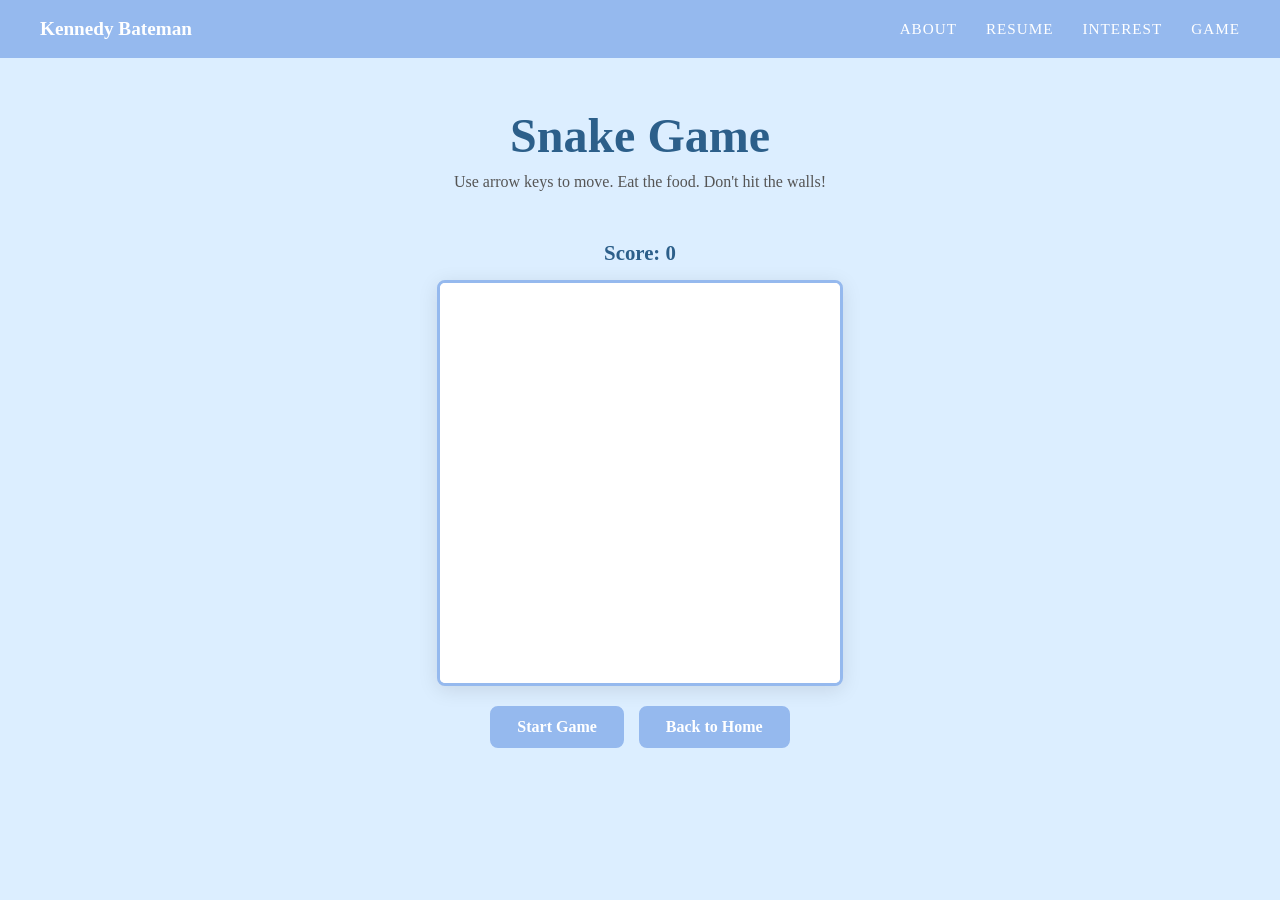
<file: game.html>
<!DOCTYPE html>
<html lang="en">
<head>
    <meta charset="UTF-8">
    <meta name="viewport" content="width=device-width, initial-scale=1.0">
    <title>Snake Game</title>
    <link rel="stylesheet" href="css/game.css">
</head>
<body>
    <nav>
        <a class="logo" href="index.html">Kennedy Bateman</a>
        <div>
            <a href="index.html#about">About</a>
            <a href="index.html#resume">Resume</a>
            <a href="scratch.html">Interest</a>
            <a href="game.html">Game</a>
        </div>
    </nav>

    <div class="hero">
        <h1>Snake Game</h1>
        <p>Use arrow keys to move. Eat the food. Don't hit the walls!</p>
    </div>

    <!-- PUT THE NEW STUFF HERE -->
    <div class="game-container">
        <div class="score-bar">Score: <span id="score">0</span></div>
        <canvas id="gameCanvas" width="400" height="400"></canvas>
        <div class="controls">
            <button class="btn" id="startBtn" onclick="startGame()">Start Game</button>
            <button class="btn" onclick="window.location.href='index.html#about'">Back to Home</button>
        </div>
        <div id="game-over">
    Game Over! Your score: <span id="final-score"></span>
    <br><br>
    <button class="btn" onclick="startGame()">Play Again</button>
</div>
    </div>
    <script>
    const canvas = document.getElementById('gameCanvas');
    const ctx = canvas.getContext('2d');
    const box = 20;
    let snake, food, direction, score, gameLoop;

    function startGame() {
        document.getElementById('game-over').style.display = 'none';
        snake = [{x: 9*box, y: 9*box}];
        direction = 'RIGHT';
        score = 0;
        document.getElementById('score').textContent = score;
        food = spawnFood();
        if (gameLoop) clearInterval(gameLoop);
        gameLoop = setInterval(draw, 150);
    }

    function spawnFood() {
        return {
            x: Math.floor(Math.random() * 20) * box,
            y: Math.floor(Math.random() * 20) * box
        };
    }

    document.addEventListener('keydown', e => {
    if (['ArrowUp','ArrowDown','ArrowLeft','ArrowRight'].includes(e.key)) {
        e.preventDefault();
    }
    if (e.key === 'ArrowUp' && direction !== 'DOWN') direction = 'UP';
    else if (e.key === 'ArrowDown' && direction !== 'UP') direction = 'DOWN';
    else if (e.key === 'ArrowLeft' && direction !== 'RIGHT') direction = 'LEFT';
    else if (e.key === 'ArrowRight' && direction !== 'LEFT') direction = 'RIGHT';
});

    function draw() {
        ctx.fillStyle = 'white';
        ctx.fillRect(0, 0, canvas.width, canvas.height);

        // Move snake
        let head = {x: snake[0].x, y: snake[0].y};
        if (direction === 'UP') head.y -= box;
        if (direction === 'DOWN') head.y += box;
        if (direction === 'LEFT') head.x -= box;
        if (direction === 'RIGHT') head.x += box;

        // Check collision with walls or self
        if (head.x < 0 || head.x >= canvas.width || head.y < 0 || head.y >= canvas.height ||
            snake.some(s => s.x === head.x && s.y === head.y)) {
            clearInterval(gameLoop);
            document.getElementById('final-score').textContent = score;
            document.getElementById('game-over').style.display = 'block';
            return;
        }

        snake.unshift(head);

        // Check food
        if (head.x === food.x && head.y === food.y) {
            score++;
            document.getElementById('score').textContent = score;
            food = spawnFood();
        } else {
            snake.pop();
        }

        // Draw snake
        snake.forEach((s, i) => {
            ctx.fillStyle = i === 0 ? '#2c5f8a' : '#95b9ee';
            ctx.fillRect(s.x, s.y, box-2, box-2);
            ctx.strokeStyle = 'white';
            ctx.strokeRect(s.x, s.y, box-2, box-2);
        });

        // Draw food
        ctx.fillStyle = '#e74c3c';
        ctx.fillRect(food.x, food.y, box-2, box-2);
    }

    // Draw initial empty board
    ctx.fillStyle = 'white';
    ctx.fillRect(0, 0, canvas.width, canvas.height);
</script>
</body>
</html>
</file>
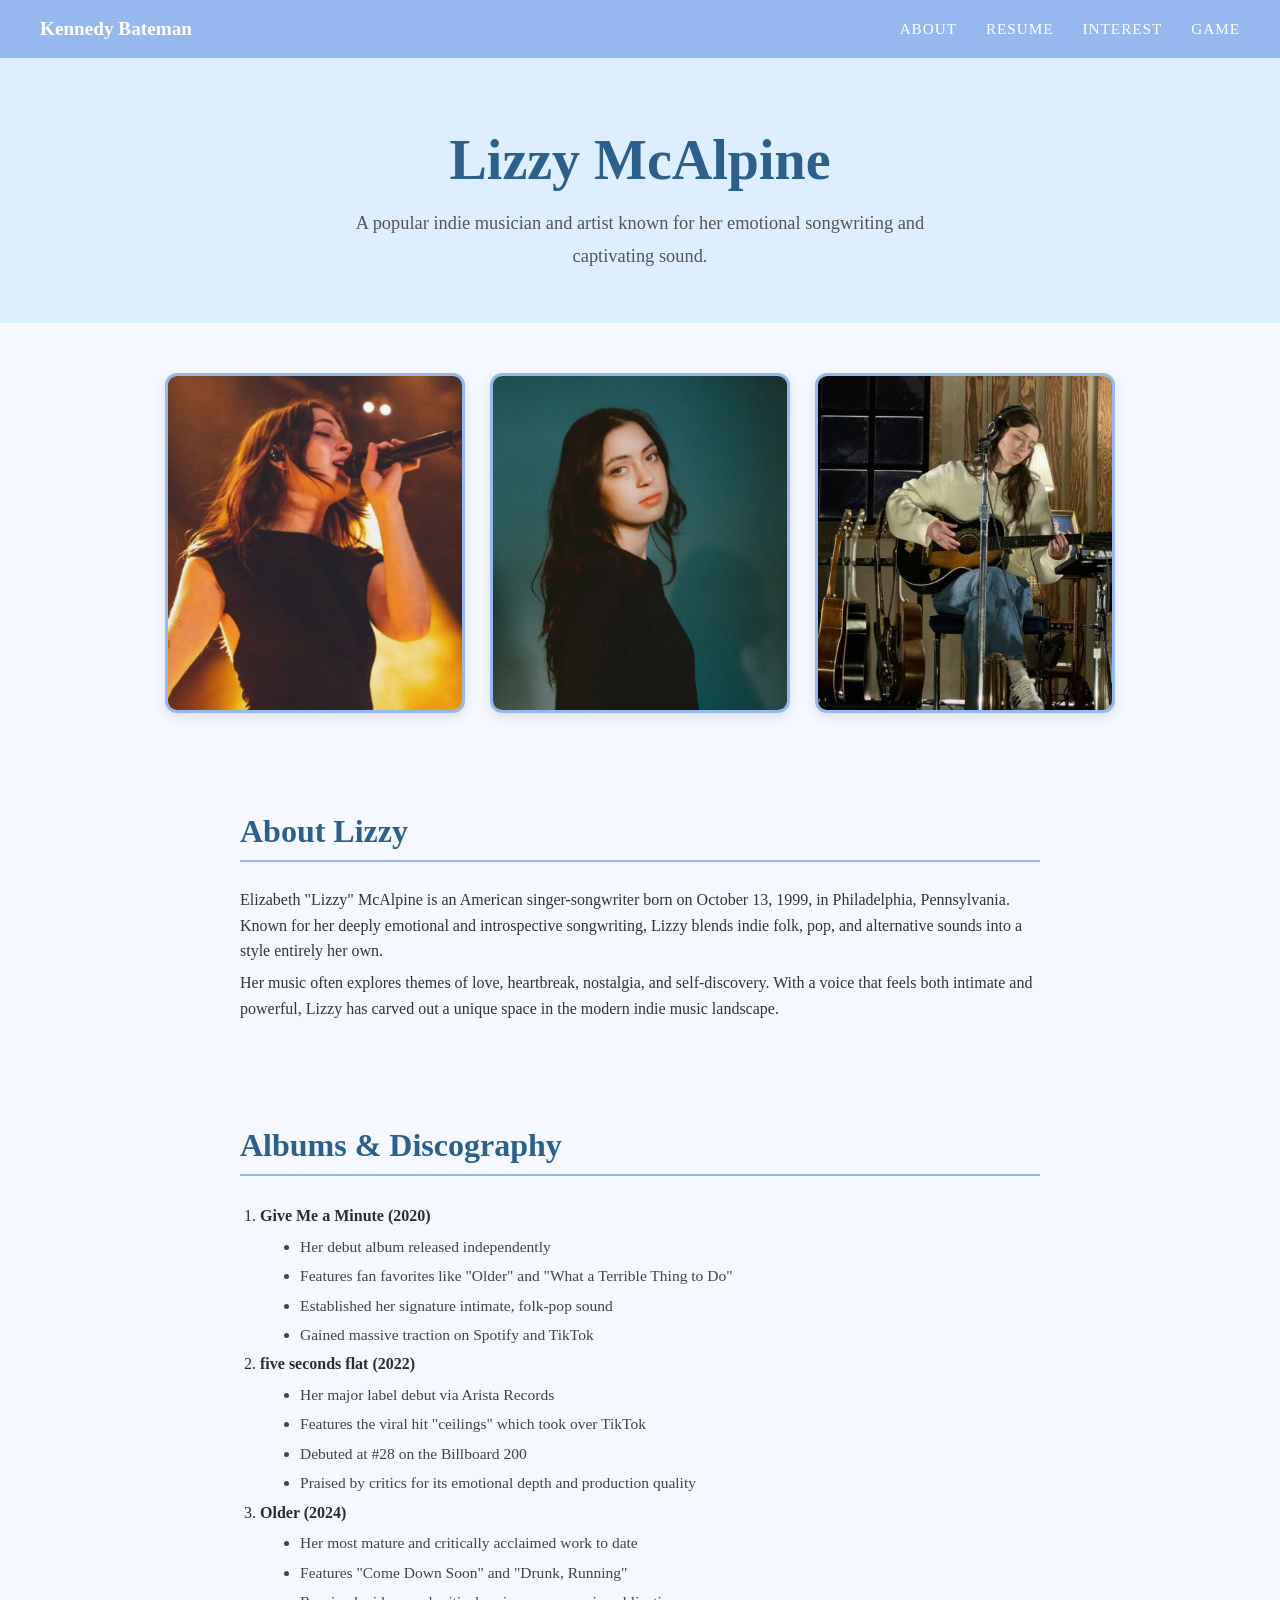
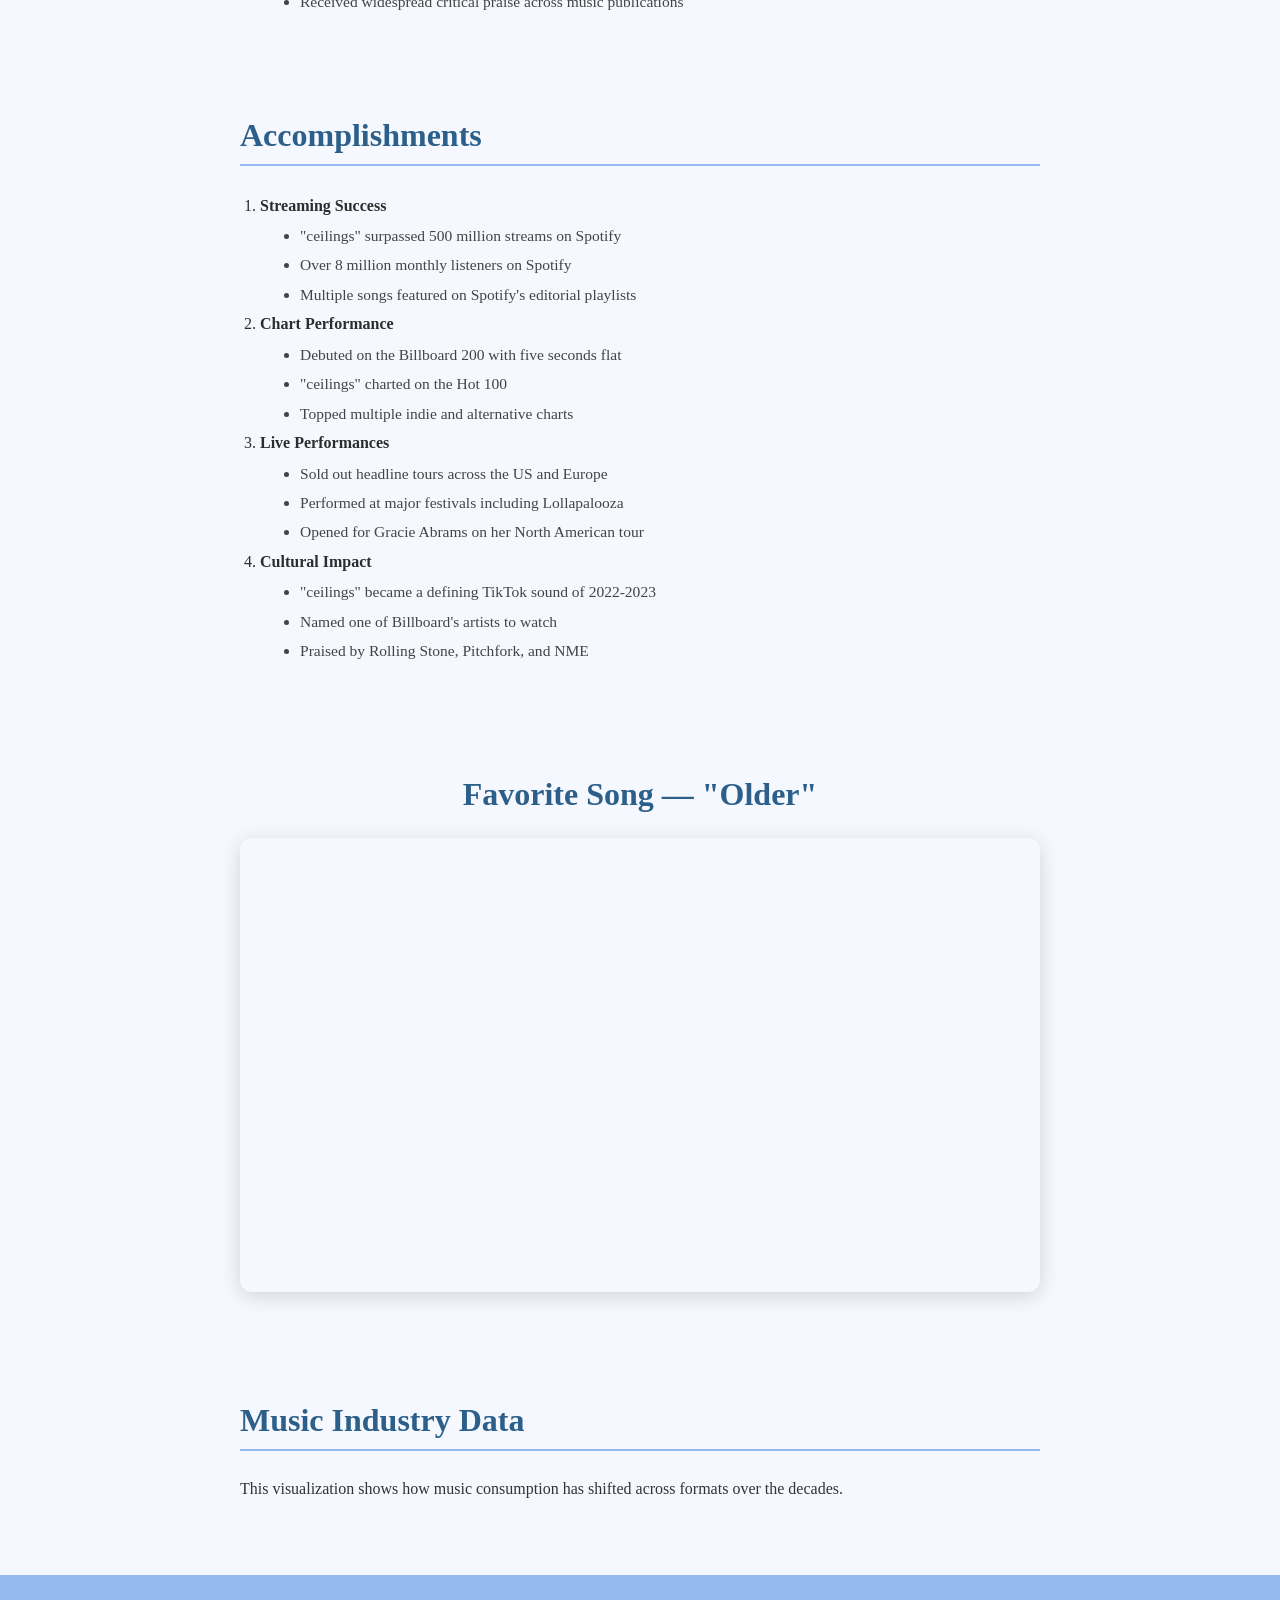
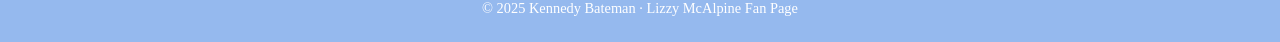
<file: scratch.html>
<!DOCTYPE html>
<html lang="en">
<head>
    <meta charset="UTF-8" />
    <meta name="viewport" content="width=device-width, initial-scale=1.0" />
    <title>Lizzy McAlpine</title>
    <link href="css/scratch.css" rel="stylesheet" />
</head>
<body>

    <!-- Navbar -->
    <nav>
        <a class="logo" href="index.html">Kennedy Bateman</a>
        <div>
            <a href="index.html#about">About</a>
            <a href="index.html#resume">Resume</a>
            <a href="scratch.html">Interest</a>
            <a href="game.html">Game</a>
        </div>
    </nav>
    <!-- Hero -->
    <div class="hero">
        <h1>Lizzy McAlpine</h1>
        <p>A popular indie musician and artist known for her emotional songwriting and captivating sound.</p>
    </div>

    <!-- Photos -->
    <div class="photos">
        <img src="assets/img/lizzyleft.jpg" alt="Lizzy McAlpine performing" />
        <img src="assets/img/lizzymiddle.jpg" alt="Lizzy McAlpine portrait" />
        <img src="assets/img/lizzyright.jpg" alt="Lizzy McAlpine playing guitar" />
    </div>

    <!-- About -->
    <div class="section" id="about">
        <h2>About Lizzy</h2>
        <p>Elizabeth "Lizzy" McAlpine is an American singer-songwriter born on October 13, 1999, in Philadelphia, Pennsylvania. Known for her deeply emotional and introspective songwriting, Lizzy blends indie folk, pop, and alternative sounds into a style entirely her own.</p>
        <p>Her music often explores themes of love, heartbreak, nostalgia, and self-discovery. With a voice that feels both intimate and powerful, Lizzy has carved out a unique space in the modern indie music landscape.</p>
    </div>

    <!-- Albums -->
    <div class="section alt-bg" id="albums">
        <h2>Albums & Discography</h2>
        <ol>
            <li><strong>Give Me a Minute (2020)</strong>
                <ul>
                    <li>Her debut album released independently</li>
                    <li>Features fan favorites like "Older" and "What a Terrible Thing to Do"</li>
                    <li>Established her signature intimate, folk-pop sound</li>
                    <li>Gained massive traction on Spotify and TikTok</li>
                </ul>
            </li>
            <li><strong>five seconds flat (2022)</strong>
                <ul>
                    <li>Her major label debut via Arista Records</li>
                    <li>Features the viral hit "ceilings" which took over TikTok</li>
                    <li>Debuted at #28 on the Billboard 200</li>
                    <li>Praised by critics for its emotional depth and production quality</li>
                </ul>
            </li>
            <li><strong>Older (2024)</strong>
                <ul>
                    <li>Her most mature and critically acclaimed work to date</li>
                    <li>Features "Come Down Soon" and "Drunk, Running"</li>
                    <li>Received widespread critical praise across music publications</li>
                </ul>
            </li>
        </ol>
    </div>

    <!-- Accomplishments -->
    <div class="section" id="accomplishments">
        <h2>Accomplishments</h2>
        <ol>
            <li><strong>Streaming Success</strong>
                <ul>
                    <li>"ceilings" surpassed 500 million streams on Spotify</li>
                    <li>Over 8 million monthly listeners on Spotify</li>
                    <li>Multiple songs featured on Spotify's editorial playlists</li>
                </ul>
            </li>
            <li><strong>Chart Performance</strong>
                <ul>
                    <li>Debuted on the Billboard 200 with five seconds flat</li>
                    <li>"ceilings" charted on the Hot 100</li>
                    <li>Topped multiple indie and alternative charts</li>
                </ul>
            </li>
            <li><strong>Live Performances</strong>
                <ul>
                    <li>Sold out headline tours across the US and Europe</li>
                    <li>Performed at major festivals including Lollapalooza</li>
                    <li>Opened for Gracie Abrams on her North American tour</li>
                </ul>
            </li>
            <li><strong>Cultural Impact</strong>
                <ul>
                    <li>"ceilings" became a defining TikTok sound of 2022-2023</li>
                    <li>Named one of Billboard's artists to watch</li>
                    <li>Praised by Rolling Stone, Pitchfork, and NME</li>
                </ul>
            </li>
        </ol>
    </div>

    <!-- Video -->
    <div class="video-section" id="video">
        <h2>Favorite Song — "Older"</h2>
        <div class="video-wrapper">
            <iframe width="100%" height="450" src="https://www.youtube.com/embed/otw9gf2I0Co" title="Lizzy McAlpine - Older" frameborder="0" allow="accelerometer; autoplay; clipboard-write; encrypted-media; gyroscope; picture-in-picture" allowfullscreen></iframe>
        </div>
    </div>
<!-- Tableau -->
<div class="section" id="tableau">
    <h2>Music Industry Data</h2>
    <p>This visualization shows how music consumption has shifted across formats over the decades.</p>
    <br>
    <div class='tableauPlaceholder' id='viz1776831627848' style='position: relative'>
        <noscript>
            <a href='#'><img alt='Sales Volume by Format' src='https://public.tableau.com/static/images/U_/U_S_RecordedMusicSalesVolumesbyFormat_0/SalesVolumebyFormat/1_rss.png' style='border: none' /></a>
        </noscript>
        <object class='tableauViz' style='display:none;'>
            <param name='host_url' value='https%3A%2F%2Fpublic.tableau.com%2F' />
            <param name='embed_code_version' value='3' />
            <param name='site_root' value='' />
            <param name='name' value='U_S_RecordedMusicSalesVolumesbyFormat_0/SalesVolumebyFormat' />
            <param name='tabs' value='no' />
            <param name='toolbar' value='yes' />
            <param name='static_image' value='https://public.tableau.com/static/images/U_/U_S_RecordedMusicSalesVolumesbyFormat_0/SalesVolumebyFormat/1.png' />
            <param name='animate_transition' value='yes' />
            <param name='display_static_image' value='yes' />
            <param name='display_spinner' value='yes' />
            <param name='display_overlay' value='yes' />
            <param name='display_count' value='yes' />
            <param name='language' value='en-US' />
        </object>
    </div>
    <script type='text/javascript'>
        var divElement = document.getElementById('viz1776831627848');
        var vizElement = divElement.getElementsByTagName('object')[0];
        vizElement.style.width='100%';
        vizElement.style.height='827px';
        var scriptElement = document.createElement('script');
        scriptElement.src = 'https://public.tableau.com/javascripts/api/viz_v1.js';
        vizElement.parentNode.insertBefore(scriptElement, vizElement);
    </script>
</div>
    <!-- Footer -->
    <footer>
        <p>© 2025 Kennedy Bateman · Lizzy McAlpine Fan Page</p>
    </footer>

</body>
</html>
</file>
<file: css/game.css>
* {
    margin: 0;
    padding: 0;
    box-sizing: border-box;
}

body {
    font-family: 'Georgia', serif;
    background-color: #dceeff;
    color: #2d2d2d;
}

nav {
    background-color: #95b9ee;
    padding: 18px 40px;
    display: flex;
    justify-content: space-between;
    align-items: center;
}

nav .logo {
    color: white;
    font-size: 1.2rem;
    font-weight: bold;
    text-decoration: none;
}

nav div a {
    color: white;
    text-decoration: none;
    margin-left: 25px;
    font-size: 0.95rem;
    text-transform: uppercase;
    letter-spacing: 1px;
}

nav div a:hover {
    opacity: 0.8;
}

.hero {
    text-align: center;
    padding: 50px 20px 30px;
    background-color: #dceeff;
}

.hero h1 {
    font-size: 3rem;
    color: #2c5f8a;
    margin-bottom: 10px;
}

.hero p {
    font-size: 1rem;
    color: #555;
}
.game-container {
    display: flex;
    flex-direction: column;
    align-items: center;
    padding: 20px;
}

.score-bar {
    font-size: 1.3rem;
    font-weight: bold;
    color: #2c5f8a;
    margin-bottom: 15px;
}

#gameCanvas {
    border: 3px solid #95b9ee;
    border-radius: 8px;
    background-color: white;
    box-shadow: 0 4px 20px rgba(0,0,0,0.1);
}

.controls {
    margin-top: 20px;
    display: flex;
    gap: 15px;
}

.btn {
    padding: 10px 25px;
    border-radius: 8px;
    border: 2px solid #95b9ee;
    background: #95b9ee;
    color: white;
    font-size: 1rem;
    font-family: 'Georgia', serif;
    font-weight: bold;
    cursor: pointer;
    transition: all 0.2s;
}

.btn:hover {
    background: #2c5f8a;
    border-color: #2c5f8a;
}
canvas {
    display: block;
}
#game-over {
    display: none;
    text-align: center;
    margin-bottom: 15px;
    padding: 15px;
    background: white;
    border: 2px solid #95b9ee;
    border-radius: 10px;
    color: #2c5f8a;
    font-size: 1.2rem;
    font-weight: bold;
    margin-top: 20px;
}
</file>
<file: css/scratch.css>
* {
    margin: 0;
    padding: 0;
    box-sizing: border-box;
}

body {
    font-family: 'Georgia', serif;
    background-color: #f5f8ff;
    color: #2d2d2d;
}

/* Navbar */
nav {
    background-color: #95b9ee;
    padding: 18px 40px;
    display: flex;
    justify-content: space-between;
    align-items: center;
}

nav .logo {
    color: white;
    font-size: 1.2rem;
    font-weight: bold;
    text-decoration: none;
}

nav div a {
    color: white;
    text-decoration: none;
    margin-left: 25px;
    font-size: 0.95rem;
    text-transform: uppercase;
    letter-spacing: 1px;
}

nav div a:hover {
    text-decoration: none;
}

/* Hero */
.hero {
    text-align: center;
    padding: 70px 20px 50px;
    background-color: #dceeff;
}

.hero h1 {
    font-size: 3.5rem;
    color: #2c5f8a;
    margin-bottom: 15px;
}

.hero p {
    font-size: 1.15rem;
    color: #555;
    max-width: 600px;
    margin: 0 auto;
    line-height: 1.8;
}

/* Photos */
.photos {
    display: flex;
    justify-content: center;
    gap: 25px;
    padding: 50px 40px;
    background-color: #f5f8ff;
}

.photos img {
    width: 300px;
    height: 340px;
    object-fit: cover;
    border-radius: 12px;
    border: 3px solid #95b9ee;
    box-shadow: 0 4px 12px rgba(0,0,0,0.1);
}

/* Sections */
.section {
    max-width: 860px;
    margin: 0 auto;
    padding: 50px 30px;
}

.section h2 {
    font-size: 2rem;
    color: #2c5f8a;
    border-bottom: 2px solid #95b9ee;
    padding-bottom: 10px;
    margin-bottom: 25px;
}

.section p {
    font-size: 1rem;
    line-height: 1.6;
    color: #333;
    margin-bottom: 6px;
}

ol {
    margin-left: 20px;
    line-height: 1.9;
    font-size: 1rem;
}

ul {
    margin-left: 40px;
    line-height: 1.9;
    list-style-type: disc;
    font-size: 0.97rem;
    color: #444;
}

/* Video */
.video-section {
    text-align: center;
    padding: 60px 20px;
    background-color: #f5f8ff;
}

.video-section h2 {
    font-size: 2rem;
    color: #2c5f8a;
    margin-bottom: 25px;
}

.video-wrapper {
    max-width: 800px;
    margin: 0 auto;
    border-radius: 12px;
    overflow: hidden;
    box-shadow: 0 4px 20px rgba(0,0,0,0.15);
}

/* Footer */
footer {
    background-color: #95b9ee;
    color: white;
    text-align: center;
    padding: 25px;
    font-size: 0.9rem;
}
</file>
